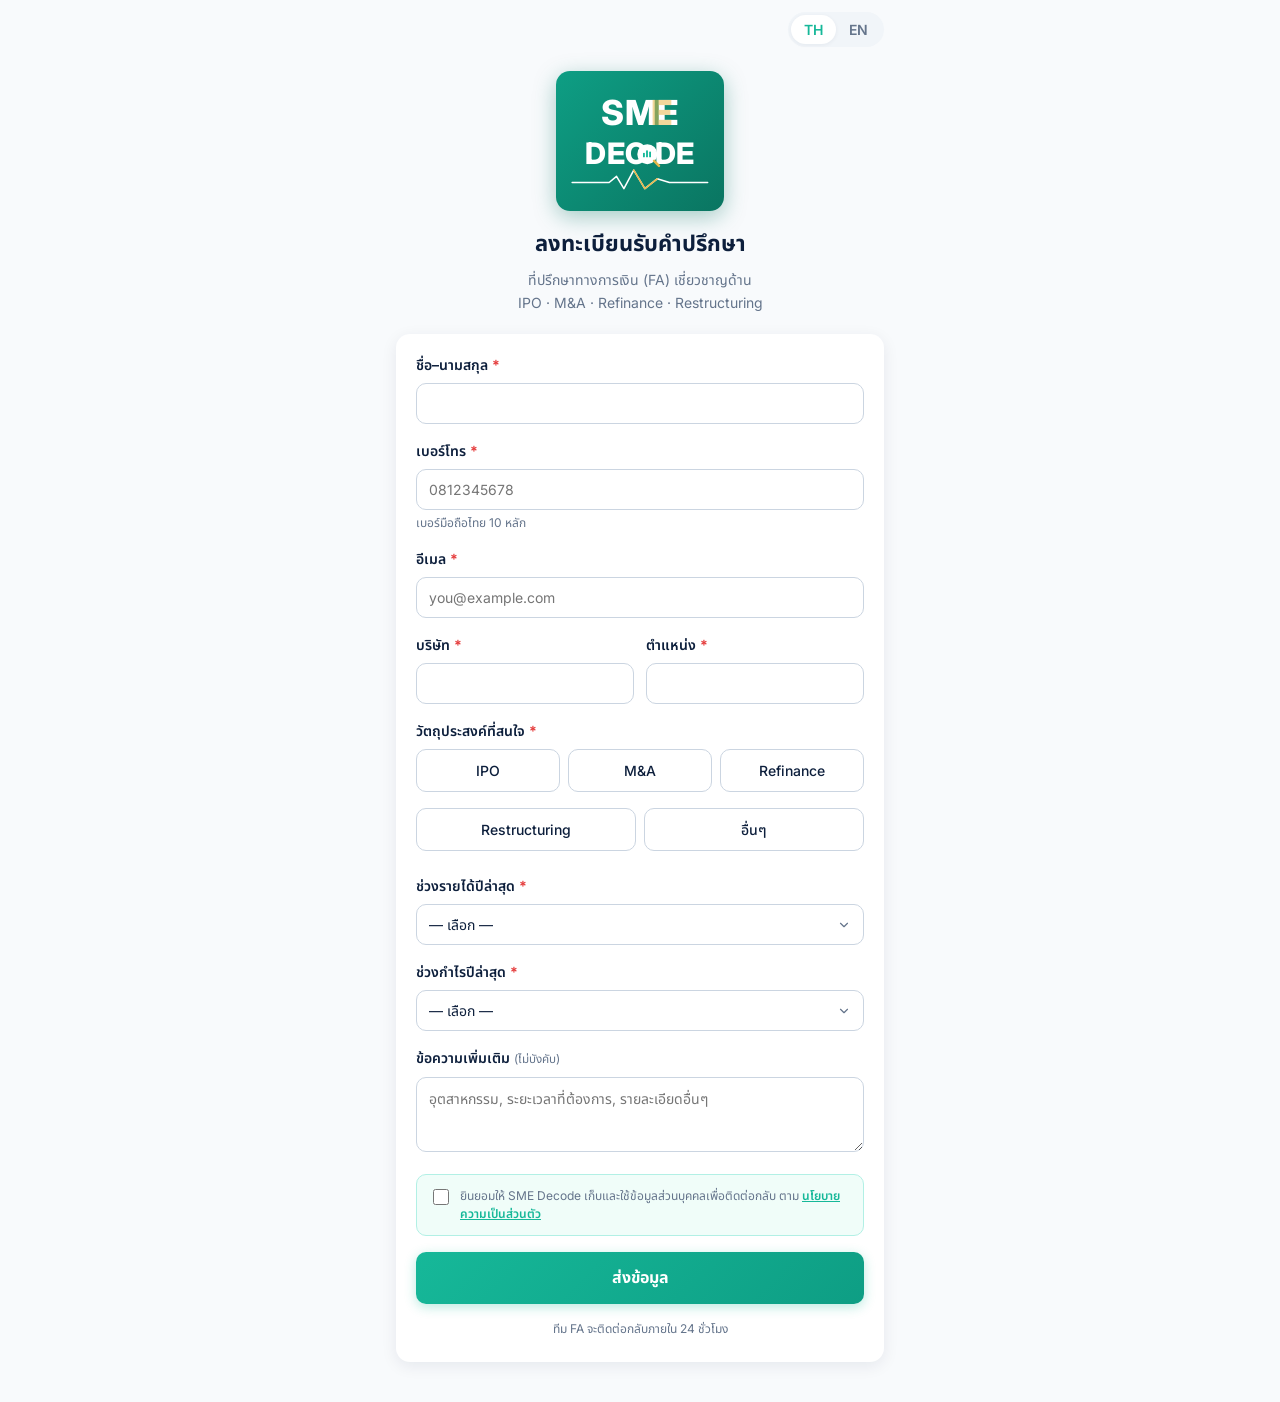
<file: index.html>
<!DOCTYPE html>
<html lang="th" data-lang="th">
<head>
  <meta charset="UTF-8" />
  <meta name="viewport" content="width=device-width, initial-scale=1.0, maximum-scale=1.0, user-scalable=no" />
  <title data-th="ลงทะเบียนรับคำปรึกษา | SME Decode" data-en="Register for Consultation | SME Decode">ลงทะเบียนรับคำปรึกษา | SME Decode</title>
  <link rel="preconnect" href="https://fonts.googleapis.com">
  <link rel="preconnect" href="https://fonts.gstatic.com" crossorigin>
  <link href="https://fonts.googleapis.com/css2?family=Inter:wght@400;500;600;700&family=Noto+Sans+Thai:wght@400;500;600;700&display=swap" rel="stylesheet">
  <link rel="stylesheet" href="design-tokens.css" />
  <link rel="stylesheet" href="style.css" />
  <script charset="utf-8" src="https://static.line-scdn.net/liff/edge/2/sdk.js"></script>
</head>
<body>
  <main class="container">

    <!-- ─── Form view ─── -->
    <section id="form-view">

      <!-- Language Toggle -->
      <div class="lang-bar">
        <div class="lang-switch" id="lang-switch" data-active="th" role="group" aria-label="Language">
          <button type="button" class="lang-option" data-lang="th">TH</button>
          <button type="button" class="lang-option" data-lang="en">EN</button>
          <span class="lang-slider" aria-hidden="true"></span>
        </div>
      </div>

      <!-- Hero -->
      <header class="hero">
        <div class="logo-card">
          <svg class="logo-svg" viewBox="0 0 240 200" xmlns="http://www.w3.org/2000/svg" aria-label="SME Decode">
            <!-- SME — navy, with subtle glitch-shadow on the E -->
            <g font-family="Inter, 'Noto Sans Thai', sans-serif" font-weight="800" letter-spacing="1">
              <text x="120" y="74" text-anchor="middle" font-size="56" fill="#ffffff">SME</text>
              <text x="156" y="74" text-anchor="middle" font-size="56" fill="#e8b84b" opacity="0.55">E</text>
            </g>
            <!-- DECODE — white, with magnifier replacing the O -->
            <g font-family="Inter, 'Noto Sans Thai', sans-serif" font-weight="800" letter-spacing="1">
              <text x="120" y="138" text-anchor="middle" font-size="48" fill="#ffffff">DEC  DE</text>
            </g>
            <!-- Magnifier replacing the second "O" in DECODE -->
            <g transform="translate(132 122)">
              <circle cx="0" cy="0" r="15" fill="#ffffff" stroke="#ffffff" stroke-width="2.5"/>
              <!-- mini bar chart inside lens -->
              <rect x="-7" y="-2" width="3" height="7" fill="#16b899"/>
              <rect x="-2" y="-6" width="3" height="11" fill="#16b899"/>
              <rect x="3"  y="-4" width="3" height="9" fill="#16b899"/>
              <!-- handle -->
              <line x1="11" y1="11" x2="19" y2="19" stroke="#e8b84b" stroke-width="4" stroke-linecap="round"/>
            </g>
            <!-- Heartbeat / ECG line through DECODE -->
            <path d="M10 168 L70 168 L82 158 L94 178 L110 148 L128 178 L148 162 L168 168 L230 168"
                  fill="none" stroke="#ffffff" stroke-width="2.5" stroke-linecap="round" stroke-linejoin="round"/>
            <!-- gold accent on heartbeat -->
            <path d="M110 148 L128 178 L148 162" fill="none" stroke="#e8b84b" stroke-width="2.5" stroke-linecap="round" stroke-linejoin="round"/>
          </svg>
        </div>
        <h1 data-th="ลงทะเบียนรับคำปรึกษา" data-en="Register for Consultation">ลงทะเบียนรับคำปรึกษา</h1>
        <p class="sub" data-th="ที่ปรึกษาทางการเงิน (FA) เชี่ยวชาญด้าน<br/>IPO · M&amp;A · Refinance · Restructuring" data-en="Financial Advisor (FA) specializing in<br/>IPO · M&amp;A · Refinance · Restructuring">ที่ปรึกษาทางการเงิน (FA) เชี่ยวชาญด้าน<br/>IPO · M&amp;A · Refinance · Restructuring</p>
      </header>

      <form id="lead-form" novalidate>

        <div class="field">
          <label for="name"><span data-th="ชื่อ–นามสกุล" data-en="Full Name">ชื่อ–นามสกุล</span> <span class="req">*</span></label>
          <input type="text" id="name" name="name" required autocomplete="name" />
        </div>

        <div class="field">
          <label for="phone"><span data-th="เบอร์โทร" data-en="Phone Number">เบอร์โทร</span> <span class="req">*</span></label>
          <input type="tel" id="phone" name="phone" required inputmode="numeric"
                 placeholder="0812345678" pattern="^0[0-9]{8,9}$" />
          <small class="hint" data-th="เบอร์มือถือไทย 10 หลัก" data-en="Thai mobile number, 10 digits">เบอร์มือถือไทย 10 หลัก</small>
        </div>

        <div class="field">
          <label for="email"><span data-th="อีเมล" data-en="Email">อีเมล</span> <span class="req">*</span></label>
          <input type="email" id="email" name="email" required placeholder="you@example.com" />
        </div>

        <div class="row">
          <div class="field">
            <label for="company"><span data-th="บริษัท" data-en="Company">บริษัท</span> <span class="req">*</span></label>
            <input type="text" id="company" name="company" required />
          </div>
          <div class="field">
            <label for="position"><span data-th="ตำแหน่ง" data-en="Position">ตำแหน่ง</span> <span class="req">*</span></label>
            <input type="text" id="position" name="position" required />
          </div>
        </div>

        <div class="field">
          <label><span data-th="วัตถุประสงค์ที่สนใจ" data-en="Service Interest">วัตถุประสงค์ที่สนใจ</span> <span class="req">*</span></label>
          <div class="radio-group" role="radiogroup">
            <label class="radio"><input type="radio" name="purpose" value="IPO" required /><span>IPO</span></label>
            <label class="radio"><input type="radio" name="purpose" value="M&A" /><span>M&amp;A</span></label>
            <label class="radio"><input type="radio" name="purpose" value="Refinance" /><span>Refinance</span></label>
            <label class="radio"><input type="radio" name="purpose" value="Restructuring" /><span>Restructuring</span></label>
            <label class="radio"><input type="radio" name="purpose" value="อื่นๆ" /><span data-th="อื่นๆ" data-en="Other">อื่นๆ</span></label>
          </div>
        </div>

        <div class="field" id="purpose-other-wrap" hidden>
          <label for="purposeOther">
            <span data-th="โปรดระบุวัตถุประสงค์" data-en="Please specify">โปรดระบุวัตถุประสงค์</span>
            <span class="req">*</span>
          </label>
          <input type="text" id="purposeOther" name="purposeOther"
                 data-placeholder-th="อยากให้เราช่วยอะไร?"
                 data-placeholder-en="What can we help you with?"
                 placeholder="อยากให้เราช่วยอะไร?" />
        </div>

        <div class="field">
          <label for="revenueRange"><span data-th="ช่วงรายได้ปีล่าสุด" data-en="Latest Annual Revenue">ช่วงรายได้ปีล่าสุด</span> <span class="req">*</span></label>
          <select id="revenueRange" name="revenueRange" required>
            <option value="" data-th="— เลือก —" data-en="— Select —">— เลือก —</option>
            <option value="<100"    data-th="น้อยกว่า 100 ล้านบาท"   data-en="Less than 100M THB">น้อยกว่า 100 ล้านบาท</option>
            <option value="100-500" data-th="100 – 500 ล้านบาท"      data-en="100 – 500M THB">100 – 500 ล้านบาท</option>
            <option value="500-1000" data-th="500 – 1,000 ล้านบาท"   data-en="500 – 1,000M THB">500 – 1,000 ล้านบาท</option>
            <option value="1000+"   data-th="มากกว่า 1,000 ล้านบาท"  data-en="Over 1,000M THB">มากกว่า 1,000 ล้านบาท</option>
          </select>
        </div>

        <div class="field">
          <label for="profitRange"><span data-th="ช่วงกำไรปีล่าสุด" data-en="Latest Annual Profit">ช่วงกำไรปีล่าสุด</span> <span class="req">*</span></label>
          <select id="profitRange" name="profitRange" required>
            <option value="" data-th="— เลือก —" data-en="— Select —">— เลือก —</option>
            <option value="loss"  data-th="ขาดทุน"              data-en="Net Loss">ขาดทุน</option>
            <option value="<10"   data-th="น้อยกว่า 10 ล้านบาท" data-en="Less than 10M THB">น้อยกว่า 10 ล้านบาท</option>
            <option value="10-50" data-th="10 – 50 ล้านบาท"     data-en="10 – 50M THB">10 – 50 ล้านบาท</option>
            <option value="50-100" data-th="50 – 100 ล้านบาท"   data-en="50 – 100M THB">50 – 100 ล้านบาท</option>
            <option value="100+"  data-th="มากกว่า 100 ล้านบาท" data-en="Over 100M THB">มากกว่า 100 ล้านบาท</option>
          </select>
        </div>

        <div class="field">
          <label for="note">
            <span data-th="ข้อความเพิ่มเติม" data-en="Additional Info">ข้อความเพิ่มเติม</span>
            <small data-th="(ไม่บังคับ)" data-en="(optional)">(ไม่บังคับ)</small>
          </label>
          <textarea id="note" name="note" rows="3"
            data-placeholder-th="อุตสาหกรรม, ระยะเวลาที่ต้องการ, รายละเอียดอื่นๆ"
            data-placeholder-en="Industry, timeline, additional details"
            placeholder="อุตสาหกรรม, ระยะเวลาที่ต้องการ, รายละเอียดอื่นๆ"></textarea>
        </div>

        <div class="field consent">
          <label class="checkbox">
            <input type="checkbox" id="pdpa" name="pdpa" required />
            <span>
              <span data-th="ยินยอมให้ SME Decode เก็บและใช้ข้อมูลส่วนบุคคลเพื่อติดต่อกลับ ตาม" data-en="I consent to SME Decode collecting and using my personal data as per">ยินยอมให้ SME Decode เก็บและใช้ข้อมูลส่วนบุคคลเพื่อติดต่อกลับ ตาม</span>
              <a href="policy.html" target="_blank" rel="noopener" data-th="นโยบายความเป็นส่วนตัว" data-en="Privacy Policy">นโยบายความเป็นส่วนตัว</a>
            </span>
          </label>
        </div>

        <div id="error-banner" class="error-banner" hidden></div>

        <button type="submit" id="submit-btn" class="btn-primary">
          <span class="btn-text" data-th="ส่งข้อมูล" data-en="Submit">ส่งข้อมูล</span>
          <span class="btn-loader" hidden></span>
        </button>

        <p class="footer-note" data-th="ทีม FA จะติดต่อกลับภายใน 24 ชั่วโมง" data-en="Our FA team will contact you within 24 hours">ทีม FA จะติดต่อกลับภายใน 24 ชั่วโมง</p>
      </form>
    </section>

    <!-- ─── Success view ─── -->
    <section id="success-view" hidden>
      <div class="success-card">
        <div class="check-circle">
          <svg viewBox="0 0 52 52" aria-hidden="true">
            <circle cx="26" cy="26" r="24" fill="none" stroke="#16b899" stroke-width="2"/>
            <path fill="none" stroke="#16b899" stroke-width="4" stroke-linecap="round"
                  stroke-linejoin="round" d="M14 27 L23 36 L39 18"/>
          </svg>
        </div>
        <h2 data-th-template="ขอบคุณ {name} 🙏" data-en-template="Thank you, {name} 🙏">
          ขอบคุณ <span id="success-name"></span> 🙏
        </h2>
        <p class="success-msg">
          <span data-th="เราได้รับข้อมูลของคุณเรียบร้อยแล้ว" data-en="We've received your information.">เราได้รับข้อมูลของคุณเรียบร้อยแล้ว</span><br/>
          <span data-th="ทีม FA ของ SME Decode จะติดต่อกลับภายใน" data-en="Our FA team will contact you within">ทีม FA ของ SME Decode จะติดต่อกลับภายใน</span>
          <strong data-th="24 ชั่วโมง" data-en="24 hours">24 ชั่วโมง</strong>
        </p>
        <button type="button" id="close-btn" class="btn-primary"
                data-th="ปิดหน้านี้" data-en="Close">ปิดหน้านี้</button>
      </div>
    </section>

  </main>

  <script src="script.js"></script>
</body>
</html>
</file>
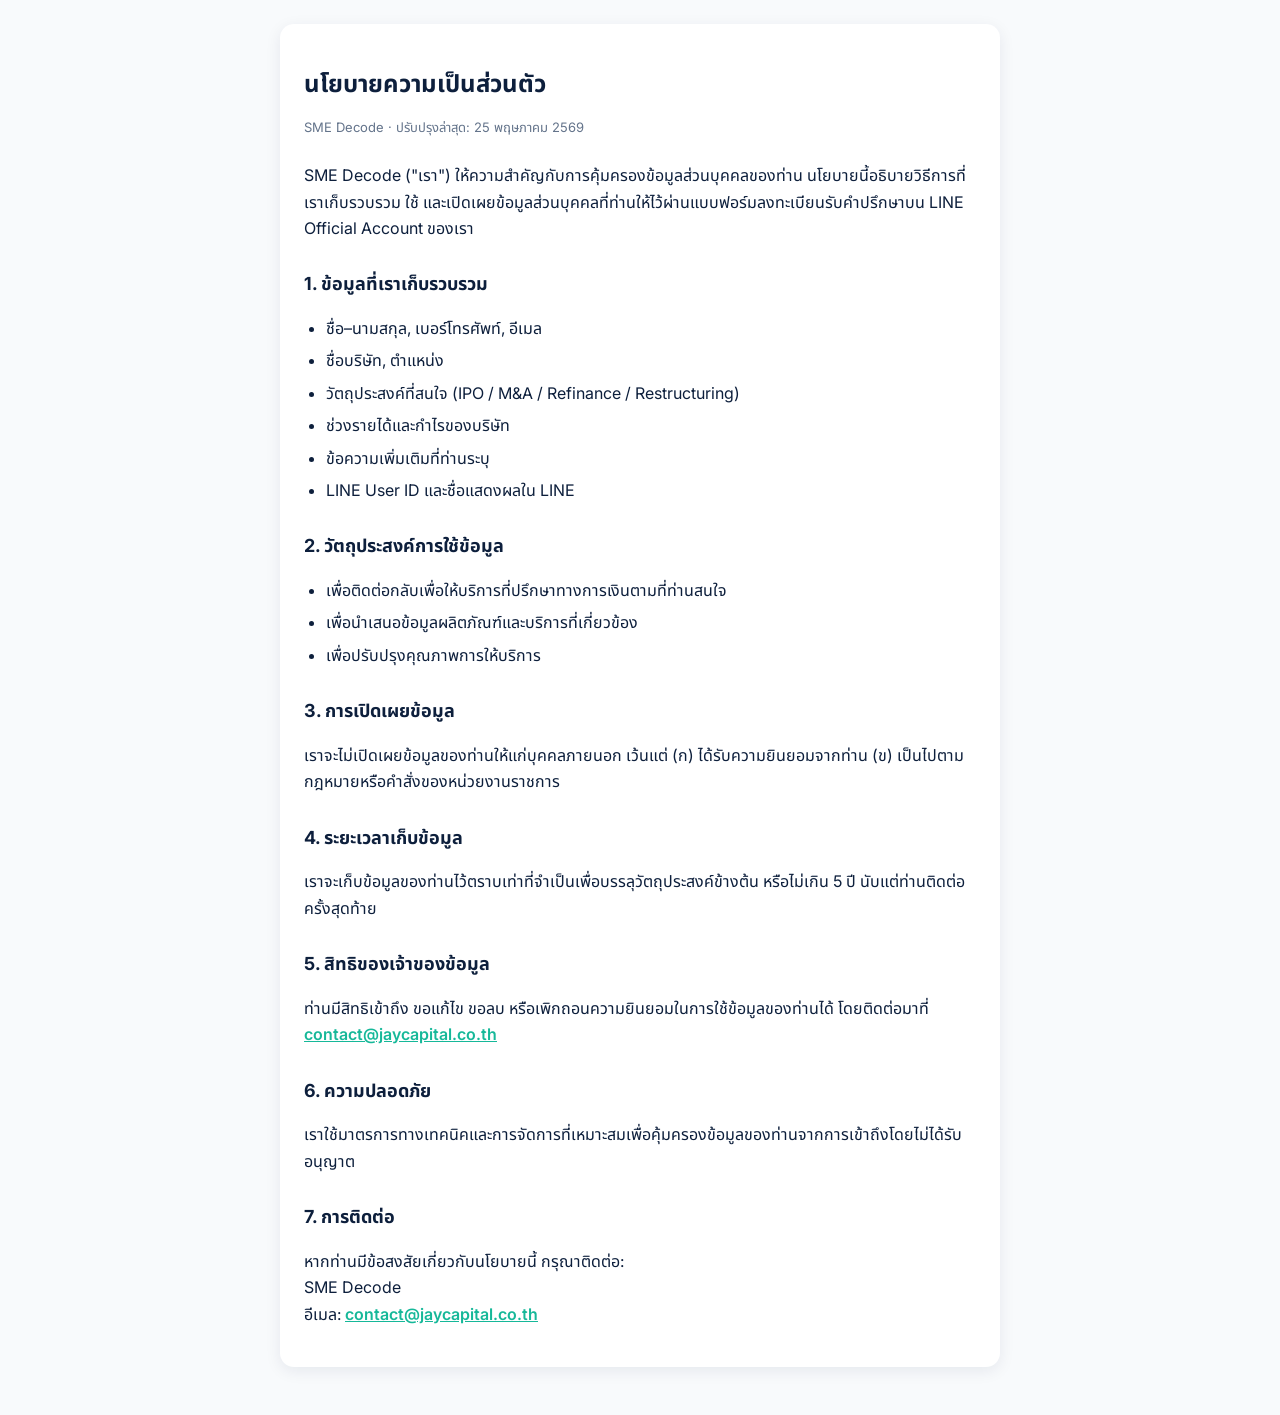
<file: policy.html>
<!DOCTYPE html>
<html lang="th">
<head>
  <meta charset="UTF-8" />
  <meta name="viewport" content="width=device-width, initial-scale=1.0" />
  <title>นโยบายความเป็นส่วนตัว | SME Decode</title>
  <link rel="preconnect" href="https://fonts.googleapis.com">
  <link rel="preconnect" href="https://fonts.gstatic.com" crossorigin>
  <link href="https://fonts.googleapis.com/css2?family=Inter:wght@400;500;600;700&family=Noto+Sans+Thai:wght@400;500;600;700&display=swap" rel="stylesheet">
  <style>
    body { font-family: 'Inter', 'Noto Sans Thai', sans-serif; max-width: 720px; margin: 0 auto; padding: 24px 18px 48px; color: #0d1f3c; line-height: 1.65; background: #f8fafc; }
    h1 { color: #0d1f3c; font-size: 24px; margin-bottom: 4px; }
    .updated { color: #64748b; font-size: 13px; margin-bottom: 24px; }
    h2 { color: #0d1f3c; font-size: 18px; margin-top: 28px; }
    .card { background: #fff; padding: 24px; border-radius: 14px; box-shadow: 0 4px 16px rgba(13,31,60,0.08); }
    a { color: #16b899; font-weight: 600; }
    ul { padding-left: 22px; }
    li { margin-bottom: 6px; }
  </style>
</head>
<body>
  <div class="card">
    <h1>นโยบายความเป็นส่วนตัว</h1>
    <p class="updated">SME Decode · ปรับปรุงล่าสุด: 25 พฤษภาคม 2569</p>

    <p>SME Decode ("เรา") ให้ความสำคัญกับการคุ้มครองข้อมูลส่วนบุคคลของท่าน นโยบายนี้อธิบายวิธีการที่เราเก็บรวบรวม ใช้ และเปิดเผยข้อมูลส่วนบุคคลที่ท่านให้ไว้ผ่านแบบฟอร์มลงทะเบียนรับคำปรึกษาบน LINE Official Account ของเรา</p>

    <h2>1. ข้อมูลที่เราเก็บรวบรวม</h2>
    <ul>
      <li>ชื่อ–นามสกุล, เบอร์โทรศัพท์, อีเมล</li>
      <li>ชื่อบริษัท, ตำแหน่ง</li>
      <li>วัตถุประสงค์ที่สนใจ (IPO / M&amp;A / Refinance / Restructuring)</li>
      <li>ช่วงรายได้และกำไรของบริษัท</li>
      <li>ข้อความเพิ่มเติมที่ท่านระบุ</li>
      <li>LINE User ID และชื่อแสดงผลใน LINE</li>
    </ul>

    <h2>2. วัตถุประสงค์การใช้ข้อมูล</h2>
    <ul>
      <li>เพื่อติดต่อกลับเพื่อให้บริการที่ปรึกษาทางการเงินตามที่ท่านสนใจ</li>
      <li>เพื่อนำเสนอข้อมูลผลิตภัณฑ์และบริการที่เกี่ยวข้อง</li>
      <li>เพื่อปรับปรุงคุณภาพการให้บริการ</li>
    </ul>

    <h2>3. การเปิดเผยข้อมูล</h2>
    <p>เราจะไม่เปิดเผยข้อมูลของท่านให้แก่บุคคลภายนอก เว้นแต่ (ก) ได้รับความยินยอมจากท่าน (ข) เป็นไปตามกฎหมายหรือคำสั่งของหน่วยงานราชการ</p>

    <h2>4. ระยะเวลาเก็บข้อมูล</h2>
    <p>เราจะเก็บข้อมูลของท่านไว้ตราบเท่าที่จำเป็นเพื่อบรรลุวัตถุประสงค์ข้างต้น หรือไม่เกิน 5 ปี นับแต่ท่านติดต่อครั้งสุดท้าย</p>

    <h2>5. สิทธิของเจ้าของข้อมูล</h2>
    <p>ท่านมีสิทธิเข้าถึง ขอแก้ไข ขอลบ หรือเพิกถอนความยินยอมในการใช้ข้อมูลของท่านได้ โดยติดต่อมาที่ <a href="mailto:contact@jaycapital.co.th">contact@jaycapital.co.th</a></p>

    <h2>6. ความปลอดภัย</h2>
    <p>เราใช้มาตรการทางเทคนิคและการจัดการที่เหมาะสมเพื่อคุ้มครองข้อมูลของท่านจากการเข้าถึงโดยไม่ได้รับอนุญาต</p>

    <h2>7. การติดต่อ</h2>
    <p>หากท่านมีข้อสงสัยเกี่ยวกับนโยบายนี้ กรุณาติดต่อ:<br>
       SME Decode<br>
       อีเมล: <a href="mailto:contact@jaycapital.co.th">contact@jaycapital.co.th</a></p>
  </div>
</body>
</html>
</file>
<file: design-tokens.css>
/**
 * SME Decode — Design System Tokens
 * Use this file as the single source of truth for all brand colors, typography,
 * spacing, and radius values. Import into any future project.
 *
 * Usage:
 *   @import url('./design-tokens.css');
 *   .btn { background: var(--brand-primary); }
 */

:root {
  /* ─── Brand Colors ─── */
  --brand-primary:       #16b899;   /* Teal — main CTA, accents */
  --brand-primary-dark:  #0e9e84;   /* Hover / pressed state */
  --brand-primary-light: #e6faf6;   /* Tinted backgrounds */
  --brand-navy:          #0d1f3c;   /* Headlines, logo text */
  --brand-navy-700:      #1a3158;   /* Slightly lighter navy */
  --brand-gold:          #e8b84b;   /* Chart bars, highlights */
  --brand-gold-light:    #f5d88a;   /* Softer gold */

  /* ─── Neutrals ─── */
  --neutral-900: #0d1f3c;
  --neutral-700: #334155;
  --neutral-500: #64748b;
  --neutral-300: #cbd5e1;
  --neutral-100: #f1f5f9;
  --neutral-50:  #f8fafc;
  --white:       #ffffff;

  /* ─── Semantic ─── */
  --color-text:         var(--neutral-900);
  --color-text-soft:    var(--neutral-500);
  --color-bg:           var(--neutral-50);
  --color-surface:      var(--white);
  --color-border:       var(--neutral-300);
  --color-focus:        var(--brand-primary);
  --color-error:        #e53e3e;
  --color-success:      #16a34a;

  /* ─── Typography ─── */
  --font-sans: 'Inter', 'Noto Sans Thai', -apple-system, BlinkMacSystemFont, sans-serif;

  --text-xs:   12px;
  --text-sm:   14px;
  --text-base: 16px;
  --text-lg:   18px;
  --text-xl:   22px;
  --text-2xl:  28px;
  --text-3xl:  36px;

  --weight-regular: 400;
  --weight-medium:  500;
  --weight-semibold: 600;
  --weight-bold:    700;

  --leading-tight:  1.25;
  --leading-normal: 1.5;
  --leading-relaxed: 1.65;

  /* ─── Spacing (4px grid) ─── */
  --space-1:  4px;
  --space-2:  8px;
  --space-3:  12px;
  --space-4:  16px;
  --space-5:  20px;
  --space-6:  24px;
  --space-8:  32px;
  --space-10: 40px;
  --space-12: 48px;
  --space-16: 64px;

  /* ─── Border Radius ─── */
  --radius-sm:   6px;
  --radius-md:   10px;
  --radius-lg:   14px;
  --radius-xl:   20px;
  --radius-full: 9999px;

  /* ─── Shadows ─── */
  --shadow-sm: 0 1px 4px rgba(13, 31, 60, 0.06);
  --shadow-md: 0 4px 16px rgba(13, 31, 60, 0.08);
  --shadow-lg: 0 8px 32px rgba(13, 31, 60, 0.10);

  /* ─── Transitions ─── */
  --transition-fast: 0.12s ease;
  --transition-base: 0.2s ease;
}
</file>
<file: style.css>
/* ==========================================================
   SME Decode — Lead Form Styles
   Mobile-first, designed for LIFF webview
   ========================================================== */
@import url('./design-tokens.css');

* { box-sizing: border-box; }

html, body {
  margin: 0;
  padding: 0;
  background: var(--color-bg);
  color: var(--color-text);
  font-family: var(--font-sans);
  font-size: var(--text-base);
  line-height: var(--leading-normal);
  -webkit-font-smoothing: antialiased;
  min-height: 100vh;
}

.container {
  max-width: 520px;
  margin: 0 auto;
  padding: 0 var(--space-4) var(--space-10);
}

/* ---------- Language Toggle ---------- */
.lang-bar {
  display: flex;
  justify-content: flex-end;
  padding: var(--space-3) 0 0;
}

.lang-switch {
  position: relative;
  display: inline-flex;
  background: var(--neutral-100);
  border-radius: var(--radius-full);
  padding: 3px;
  width: 96px;
  user-select: none;
}

.lang-switch .lang-option {
  position: relative;
  z-index: 2;
  flex: 1;
  padding: 6px 0;
  font-family: var(--font-sans);
  font-size: var(--text-sm);
  font-weight: var(--weight-semibold);
  color: var(--color-text-soft);
  background: transparent;
  border: none;
  border-radius: var(--radius-full);
  cursor: pointer;
  transition: color var(--transition-fast);
}

.lang-switch[data-active="th"] .lang-option[data-lang="th"],
.lang-switch[data-active="en"] .lang-option[data-lang="en"] {
  color: var(--brand-primary);
}

.lang-switch .lang-slider {
  position: absolute;
  top: 3px;
  left: 3px;
  width: calc(50% - 3px);
  height: calc(100% - 6px);
  background: var(--white);
  border-radius: var(--radius-full);
  box-shadow: var(--shadow-sm);
  transition: transform var(--transition-base);
  z-index: 1;
}

.lang-switch[data-active="en"] .lang-slider {
  transform: translateX(100%);
}

/* ---------- Hero ---------- */
.hero {
  text-align: center;
  padding: var(--space-6) var(--space-4) var(--space-5);
}

.logo-card {
  display: flex;
  align-items: center;
  justify-content: center;
  margin: 0 auto var(--space-4);
  width: 168px;
  height: 140px;
  border-radius: var(--radius-lg);
  background: linear-gradient(135deg, #0e9e84 0%, #0a7561 100%);
  box-shadow: 0 6px 22px rgba(10, 117, 97, 0.35);
}

.logo-svg {
  width: 88%;
  height: 88%;
  display: block;
}

.hero h1 {
  margin: 0 0 var(--space-2);
  font-size: var(--text-xl);
  font-weight: var(--weight-bold);
  color: var(--brand-navy);
}

.hero .sub {
  margin: 0;
  color: var(--color-text-soft);
  font-size: var(--text-sm);
  line-height: var(--leading-relaxed);
}

/* ---------- Form ---------- */
form {
  background: var(--color-surface);
  border-radius: var(--radius-lg);
  padding: var(--space-5) var(--space-5) var(--space-6);
  box-shadow: var(--shadow-md);
}

.field {
  margin-bottom: var(--space-4);
}

.row {
  display: grid;
  grid-template-columns: 1fr 1fr;
  gap: var(--space-3);
}

label {
  display: block;
  font-size: var(--text-sm);
  font-weight: var(--weight-semibold);
  color: var(--color-text);
  margin-bottom: var(--space-2);
}

label small {
  font-weight: var(--weight-regular);
  color: var(--color-text-soft);
}

.req {
  color: var(--color-error);
  font-weight: var(--weight-bold);
}

.hint {
  display: block;
  margin-top: var(--space-1);
  font-size: var(--text-xs);
  color: var(--color-text-soft);
}

input[type="text"],
input[type="tel"],
input[type="email"],
select,
textarea {
  width: 100%;
  padding: 11px var(--space-3);
  font-family: var(--font-sans);
  font-size: var(--text-sm);
  color: var(--color-text);
  background: var(--white);
  border: 1.5px solid var(--color-border);
  border-radius: var(--radius-md);
  outline: none;
  transition: border-color var(--transition-fast), box-shadow var(--transition-fast);
  -webkit-appearance: none;
  appearance: none;
}

input:focus,
select:focus,
textarea:focus {
  border-color: var(--color-focus);
  box-shadow: 0 0 0 3px rgba(22, 184, 153, 0.14);
}

select {
  background-image: url("data:image/svg+xml;utf8,<svg xmlns='http://www.w3.org/2000/svg' width='14' height='14' viewBox='0 0 24 24' fill='none' stroke='%2364748b' stroke-width='2' stroke-linecap='round' stroke-linejoin='round'><polyline points='6 9 12 15 18 9'/></svg>");
  background-repeat: no-repeat;
  background-position: right 12px center;
  padding-right: 36px;
}

textarea {
  resize: vertical;
  min-height: 72px;
}

input.invalid,
select.invalid,
textarea.invalid {
  border-color: var(--color-error);
  background: #fff5f5;
}

/* ---------- Radio group ---------- */
.radio-group {
  display: flex;
  flex-wrap: wrap;
  gap: var(--space-2);
}

.radio {
  flex: 1 0 calc(33.33% - 8px);
  cursor: pointer;
}

.radio input {
  position: absolute;
  opacity: 0;
  pointer-events: none;
}

.radio span {
  display: block;
  text-align: center;
  padding: 10px var(--space-2);
  font-size: var(--text-sm);
  font-weight: var(--weight-medium);
  color: var(--color-text);
  background: var(--white);
  border: 1.5px solid var(--color-border);
  border-radius: var(--radius-md);
  transition: all var(--transition-fast);
}

.radio input:checked + span {
  border-color: var(--brand-primary);
  background: var(--brand-primary);
  color: var(--white);
}

.radio:hover span {
  border-color: var(--brand-primary);
}

/* ---------- Consent ---------- */
.consent {
  padding: var(--space-3);
  background: #f0fdf9;
  border-radius: var(--radius-md);
  border: 1px solid #b2f0e5;
}

.checkbox {
  display: flex;
  align-items: flex-start;
  gap: var(--space-2);
  font-weight: var(--weight-regular);
  font-size: var(--text-xs);
  color: var(--color-text-soft);
  cursor: pointer;
  margin: 0;
}

.checkbox input {
  margin-top: 2px;
  width: 16px;
  height: 16px;
  accent-color: var(--brand-primary);
  flex-shrink: 0;
}

.checkbox a {
  color: var(--brand-primary);
  font-weight: var(--weight-semibold);
  text-decoration: underline;
}

/* ---------- Error banner ---------- */
.error-banner {
  margin: var(--space-3) 0;
  padding: var(--space-2) var(--space-3);
  background: #fff5f5;
  border: 1px solid #fed7d7;
  border-radius: var(--radius-sm);
  color: var(--color-error);
  font-size: var(--text-sm);
}

/* ---------- Button ---------- */
.btn-primary {
  width: 100%;
  margin-top: var(--space-2);
  padding: 14px var(--space-4);
  font-family: var(--font-sans);
  font-size: var(--text-base);
  font-weight: var(--weight-bold);
  color: var(--white);
  background: linear-gradient(135deg, var(--brand-primary) 0%, var(--brand-primary-dark) 100%);
  border: none;
  border-radius: var(--radius-md);
  cursor: pointer;
  transition: transform var(--transition-fast), box-shadow var(--transition-base), opacity var(--transition-base);
  display: flex;
  align-items: center;
  justify-content: center;
  gap: var(--space-2);
  box-shadow: 0 3px 12px rgba(22, 184, 153, 0.30);
}

.btn-primary:hover { box-shadow: 0 5px 20px rgba(22, 184, 153, 0.38); }
.btn-primary:active { transform: scale(0.99); }
.btn-primary:disabled { opacity: 0.6; cursor: not-allowed; }

.btn-loader {
  width: 16px;
  height: 16px;
  border: 2.5px solid rgba(255, 255, 255, 0.4);
  border-top-color: var(--white);
  border-radius: 50%;
  animation: spin 0.7s linear infinite;
}

@keyframes spin { to { transform: rotate(360deg); } }

.footer-note {
  margin: var(--space-4) 0 0;
  text-align: center;
  font-size: var(--text-xs);
  color: var(--color-text-soft);
}

/* ---------- Success view ---------- */
.success-card {
  margin-top: var(--space-8);
  background: var(--color-surface);
  border-radius: var(--radius-lg);
  padding: var(--space-10) var(--space-6) var(--space-8);
  text-align: center;
  box-shadow: var(--shadow-lg);
}

.check-circle {
  width: 80px;
  height: 80px;
  margin: 0 auto var(--space-4);
}

.check-circle svg {
  width: 100%;
  height: 100%;
  animation: pop 0.4s ease-out;
}

@keyframes pop {
  0% { transform: scale(0); opacity: 0; }
  60% { transform: scale(1.15); }
  100% { transform: scale(1); opacity: 1; }
}

.success-card h2 {
  margin: 0 0 var(--space-2);
  font-size: var(--text-xl);
  color: var(--brand-navy);
}

.success-msg {
  margin: 0 0 var(--space-6);
  color: var(--color-text-soft);
  font-size: var(--text-sm);
}

.success-msg strong { color: var(--color-text); }
</file>
